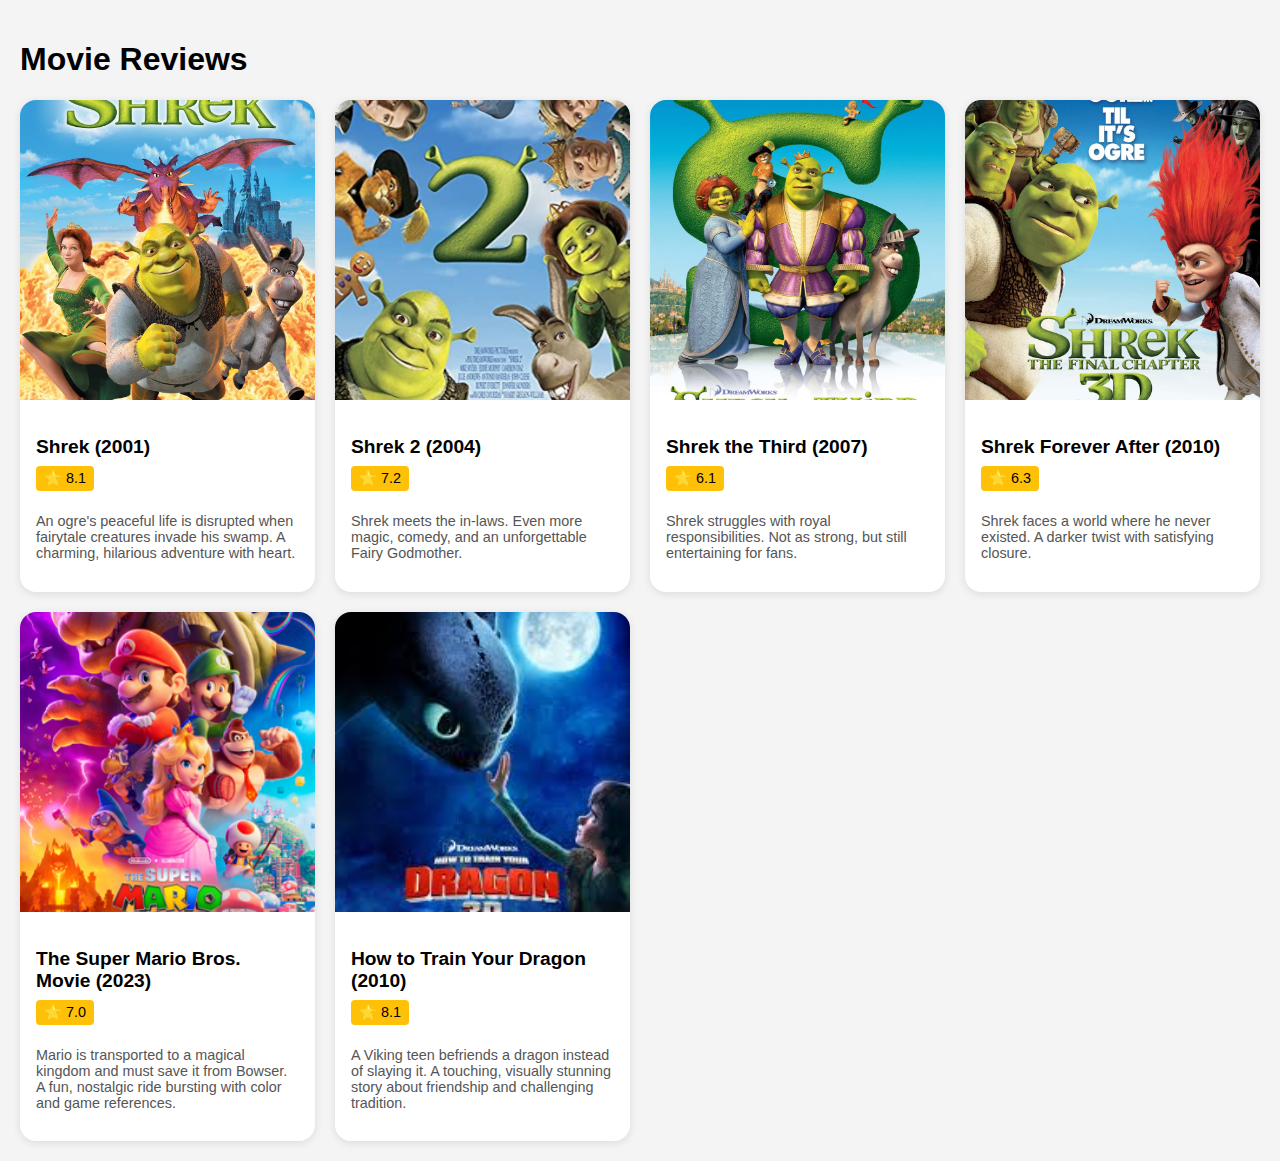
<file: index.html>
<!DOCTYPE html>
<html lang="en">
<head>
  <meta charset="UTF-8" />
  <meta name="viewport" content="width=device-width, initial-scale=1.0" />
  <title>Movie Reviews</title>
<link href="style.css" rel="stylesheet">
</head>
<body>
  <h1>Movie Reviews</h1>
  <div class="grid">
    <div class="card">
      <img src="shrek 1.webp" alt="Shrek (2001)" />
      <div class="card-content">
        <h2><a href="shrek1.html" style="text-decoration:none; color:inherit;">Shrek (2001)</a></h2>
        <div class="badge">⭐ 8.1</div>
        <p class="summary">An ogre's peaceful life is disrupted when fairytale creatures invade his swamp. A charming, hilarious adventure with heart.</p>
      </div>
    </div>
    <div class="card">
      <img src="shrek 2.jpg" alt="Shrek 2 (2004)" />
      <div class="card-content">
        <h2><a href="shrek2.html" style="text-decoration:none; color:inherit;">Shrek 2 (2004)</a></h2>
        <div class="badge">⭐ 7.2</div>
        <p class="summary">Shrek meets the in-laws. Even more magic, comedy, and an unforgettable Fairy Godmother.</p>
      </div>
    </div>
    <div class="card">
      <img src="shrek 3.jpg" alt="Shrek the Third (2007)" />
      <div class="card-content">
       <h2><a href="shrek3.html" style="text-decoration:none; color:inherit;">Shrek the Third (2007)</a></h2>
        <div class="badge">⭐ 6.1</div>
        <p class="summary">Shrek struggles with royal responsibilities. Not as strong, but still entertaining for fans.</p>
      </div>
    </div>
    <div class="card">
      <img src="shrek 4.jpg" alt="Shrek Forever After (2010)" />
      <div class="card-content">
        <h2><a href="shrek4.html" style="text-decoration:none; color:inherit;">Shrek Forever After (2010)</a></h2>
        <div class="badge">⭐ 6.3</div>
        <p class="summary">Shrek faces a world where he never existed. A darker twist with satisfying closure.</p>
      </div>
    </div>
     <div class="card">
      <img src="mario.jpg" alt="The Super Mario Bros. Movie" />
      <div class="card-content">
        <h2><a href="mario.html" style="text-decoration:none; color:inherit;">The Super Mario Bros. Movie (2023)</a></h2>
        <div class="badge">⭐ 7.0</div>
        <p class="summary">Mario is transported to a magical kingdom and must save it from Bowser. A fun, nostalgic ride bursting with color and game references.</p>
      </div>
    </div>
    <div class="card">
      <img src="dragon.jpg" alt="How to Train Your Dragon" />
      <div class="card-content">
        <h2><a href="dragon.html" style="text-decoration:none; color:inherit;">How to Train Your Dragon (2010)</a></h2>
        <div class="badge">⭐ 8.1</div>
        <p class="summary">A Viking teen befriends a dragon instead of slaying it. A touching, visually stunning story about friendship and challenging tradition.</p>
      </div>
    </div>
  </div>
  <script src="script.js"></script>
</body>
</html>
</file>
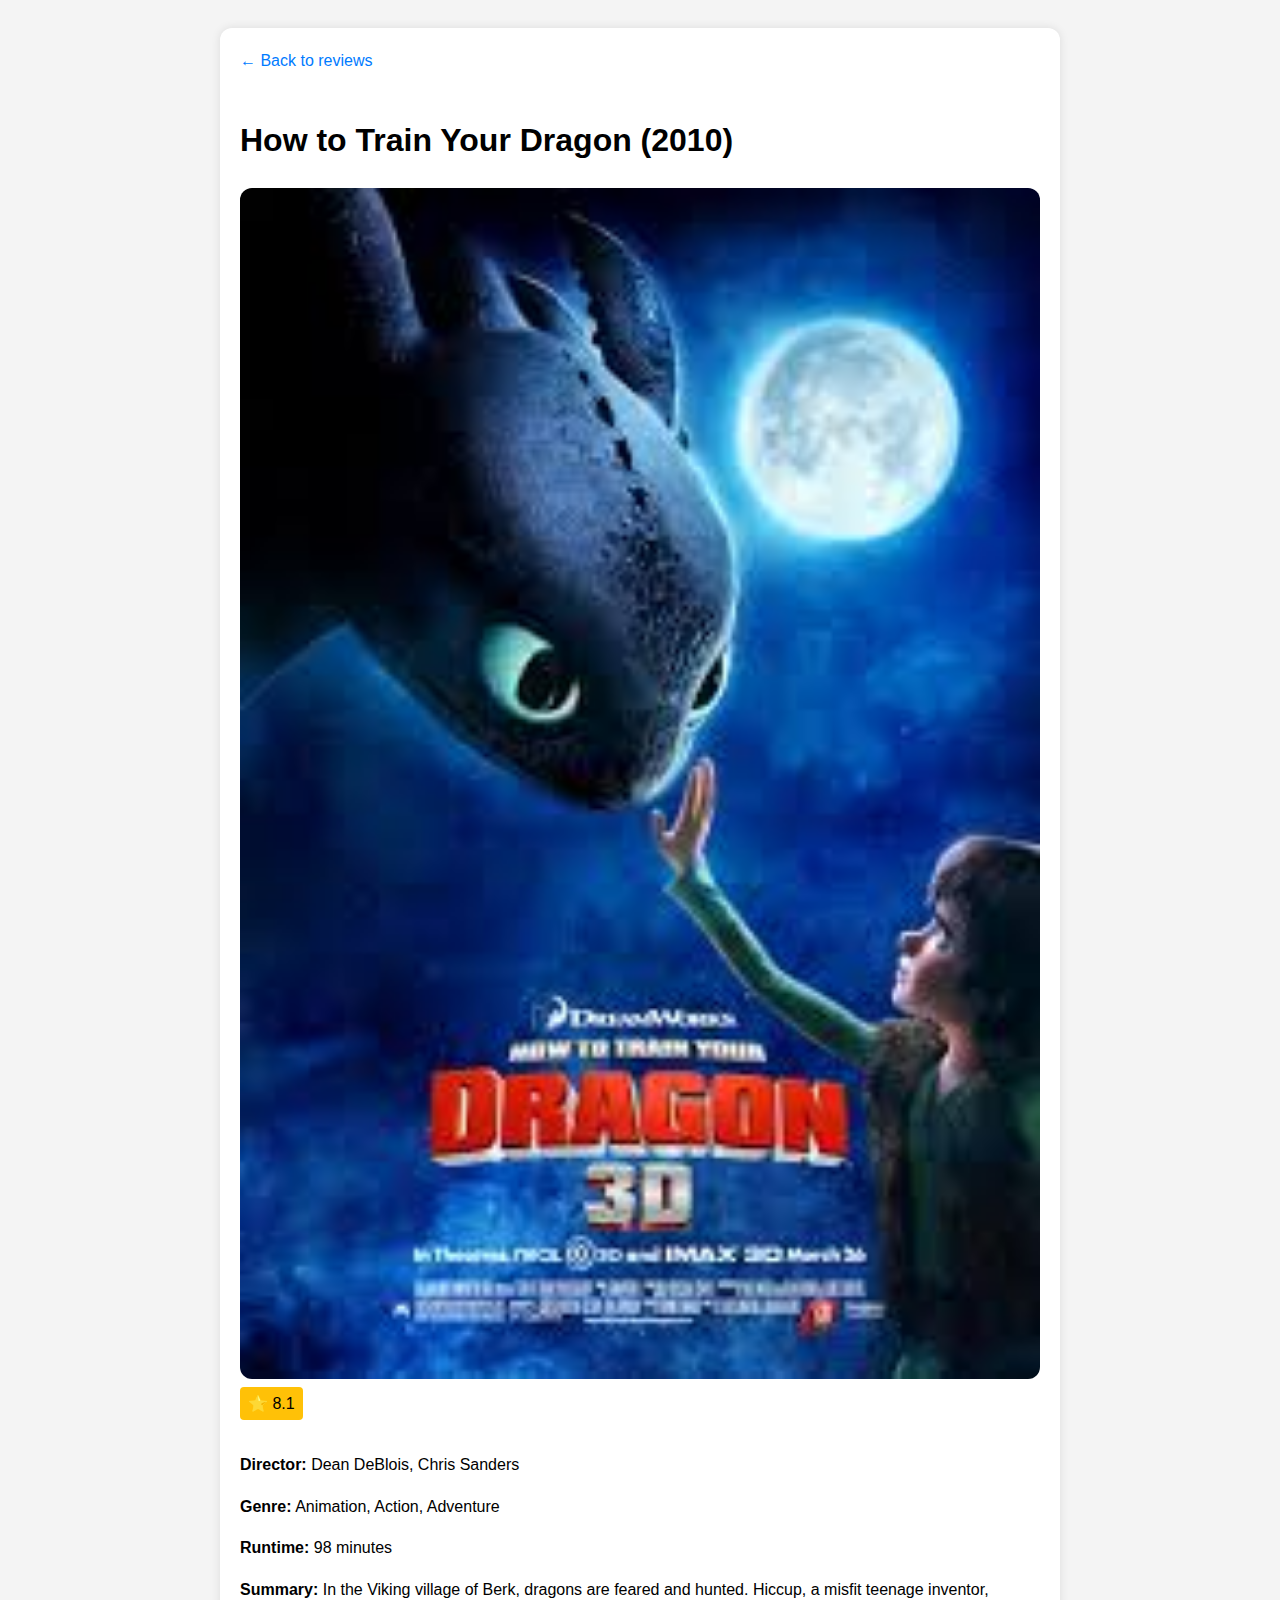
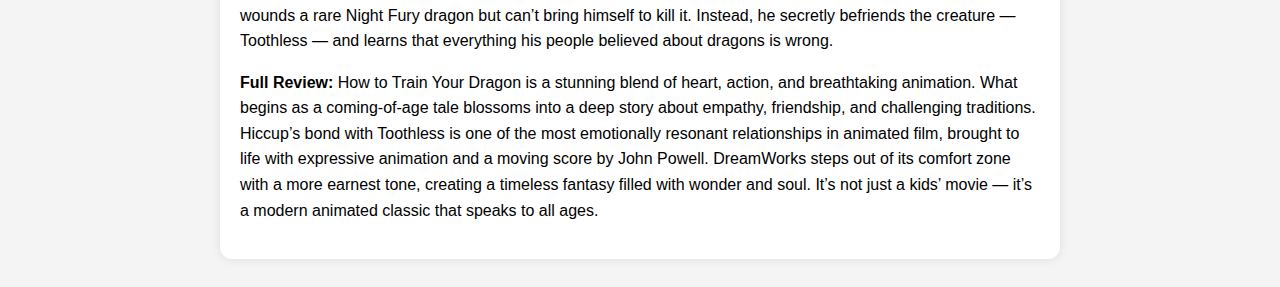
<file: dragon.html>
<!DOCTYPE html>
<html lang="en">
<head>
  <meta charset="UTF-8" />
  <meta name="viewport" content="width=device-width, initial-scale=1.0" />
  <title>How to Train Your Dragon (2010) - Full Review</title>
  <style>
    body {
      font-family: Arial, sans-serif;
      background-color: #f4f4f4;
      padding: 20px;
      line-height: 1.6;
    }
    .container {
      max-width: 800px;
      margin: auto;
      background: white;
      padding: 20px;
      border-radius: 12px;
      box-shadow: 0 0 10px rgba(0,0,0,0.1);
    }
    img {
      width: 100%;
      border-radius: 12px;
    }
    .back-link {
      margin-bottom: 20px;
      display: inline-block;
      color: #007bff;
      text-decoration: none;
    }
    .back-link:hover {
      text-decoration: underline;
    }
    .badge {
      display: inline-block;
      background-color: #ffc107;
      color: #000;
      padding: 4px 8px;
      border-radius: 4px;
      font-size: 1rem;
      margin-bottom: 16px;
    }
  </style>
</head>
<body>
  <div class="container">
    <a href="index.html" class="back-link">← Back to reviews</a>
    <h1>How to Train Your Dragon (2010)</h1>
    <img src="dragon.jpg" alt="How to Train Your Dragon poster" />
    <div class="badge">⭐ 8.1</div>
    <p><strong>Director:</strong> Dean DeBlois, Chris Sanders</p>
    <p><strong>Genre:</strong> Animation, Action, Adventure</p>
    <p><strong>Runtime:</strong> 98 minutes</p>
    <p><strong>Summary:</strong> In the Viking village of Berk, dragons are feared and hunted. Hiccup, a misfit teenage inventor, wounds a rare Night Fury dragon but can’t bring himself to kill it. Instead, he secretly befriends the creature — Toothless — and learns that everything his people believed about dragons is wrong.</p>
    <p><strong>Full Review:</strong> How to Train Your Dragon is a stunning blend of heart, action, and breathtaking animation. What begins as a coming-of-age tale blossoms into a deep story about empathy, friendship, and challenging traditions. Hiccup’s bond with Toothless is one of the most emotionally resonant relationships in animated film, brought to life with expressive animation and a moving score by John Powell. DreamWorks steps out of its comfort zone with a more earnest tone, creating a timeless fantasy filled with wonder and soul. It’s not just a kids’ movie — it’s a modern animated classic that speaks to all ages.

</p>
  </div>
</body>
</html>
</file>
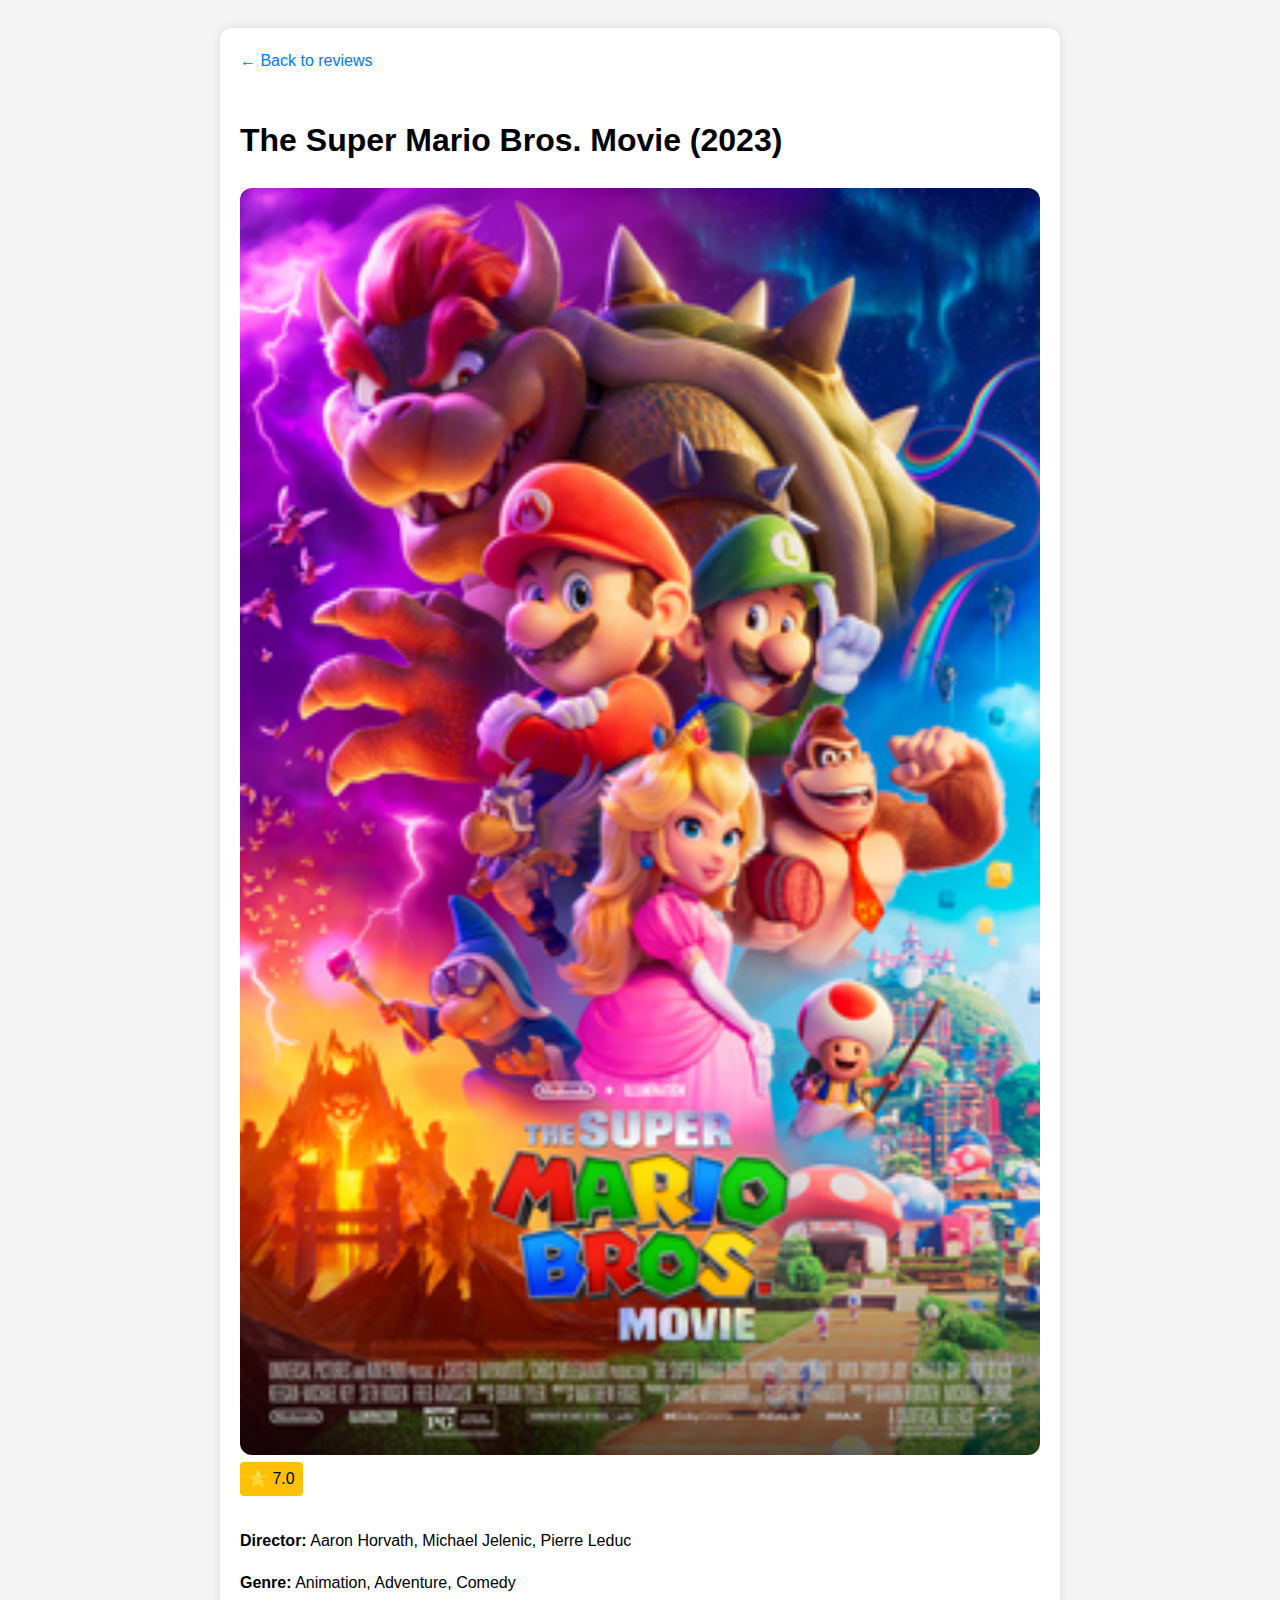
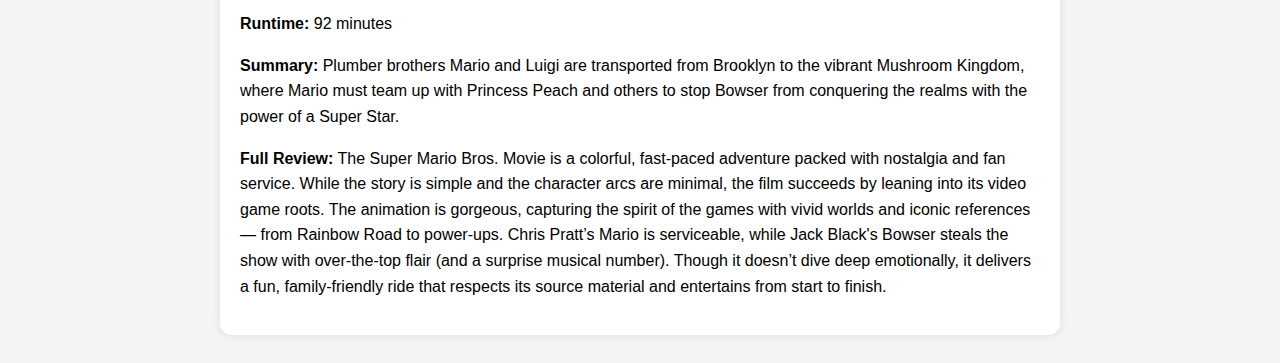
<file: mario.html>
<!DOCTYPE html>
<html lang="en">
<head>
  <meta charset="UTF-8" />
  <meta name="viewport" content="width=device-width, initial-scale=1.0" />
  <title>The Super Mario Bros. Movie (2023) - Full Review</title>
 <link href="page.css" rel="stylesheet">
</head>
<body>
  <div class="container">
    <a href="index.html" class="back-link">← Back to reviews</a>
    <h1>The Super Mario Bros. Movie (2023)</h1>
    <img src="mario.jpg" alt="The Super Mario Bros. Movie poster" />
    <div class="badge">⭐ 7.0</div>
    <p><strong>Director:</strong> Aaron Horvath, Michael Jelenic, Pierre Leduc</p>
    <p><strong>Genre:</strong> Animation, Adventure, Comedy</p>
    <p><strong>Runtime:</strong> 92 minutes</p>
    <p><strong>Summary:</strong> Plumber brothers Mario and Luigi are transported from Brooklyn to the vibrant Mushroom Kingdom, where Mario must team up with Princess Peach and others to stop Bowser from conquering the realms with the power of a Super Star.</p>
    <p><strong>Full Review:</strong> The Super Mario Bros. Movie is a colorful, fast-paced adventure packed with nostalgia and fan service. While the story is simple and the character arcs are minimal, the film succeeds by leaning into its video game roots. The animation is gorgeous, capturing the spirit of the games with vivid worlds and iconic references — from Rainbow Road to power-ups. Chris Pratt’s Mario is serviceable, while Jack Black's Bowser steals the show with over-the-top flair (and a surprise musical number). Though it doesn’t dive deep emotionally, it delivers a fun, family-friendly ride that respects its source material and entertains from start to finish.

</p>
  </div>
  <script src="script.js"></script>
</body>
</html>
</file>
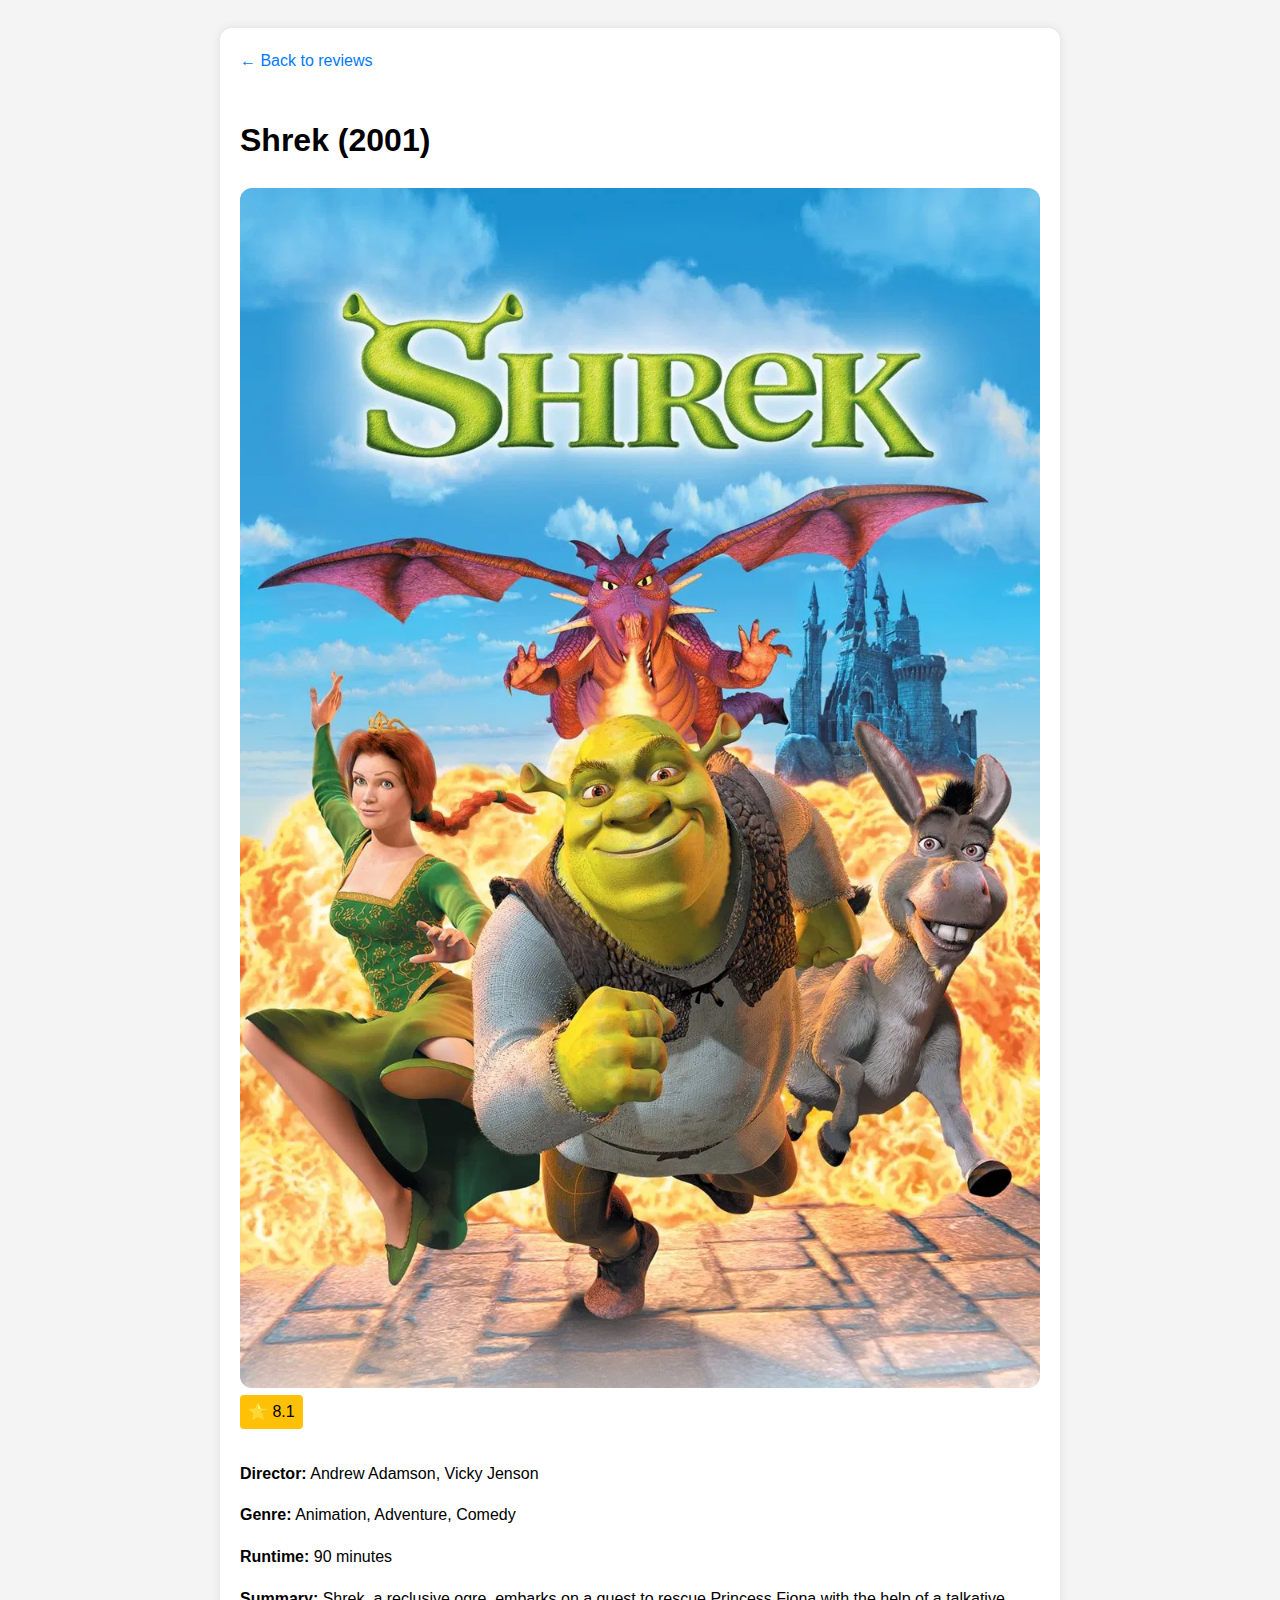
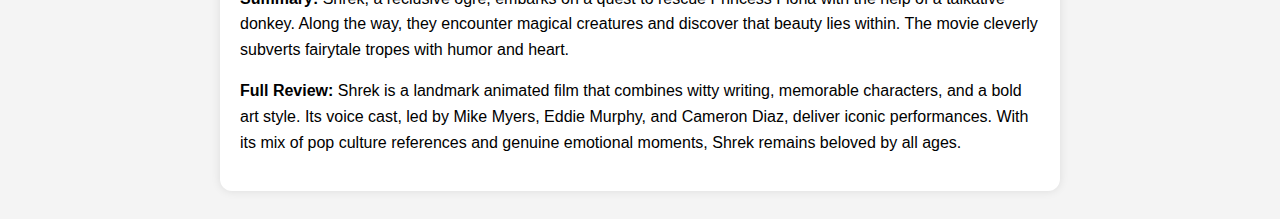
<file: shrek1.html>
<!DOCTYPE html>
<html lang="en">
<head>
  <meta charset="UTF-8" />
  <meta name="viewport" content="width=device-width, initial-scale=1.0" />
  <title>Shrek (2001) - Full Review</title>
  <style>
    body {
      font-family: Arial, sans-serif;
      background-color: #f4f4f4;
      padding: 20px;
      line-height: 1.6;
    }
    .container {
      max-width: 800px;
      margin: auto;
      background: white;
      padding: 20px;
      border-radius: 12px;
      box-shadow: 0 0 10px rgba(0,0,0,0.1);
    }
    img {
      width: 100%;
      border-radius: 12px;
    }
    .back-link {
      margin-bottom: 20px;
      display: inline-block;
      color: #007bff;
      text-decoration: none;
    }
    .back-link:hover {
      text-decoration: underline;
    }
    .badge {
      display: inline-block;
      background-color: #ffc107;
      color: #000;
      padding: 4px 8px;
      border-radius: 4px;
      font-size: 1rem;
      margin-bottom: 16px;
    }
  </style>
</head>
<body>
  <div class="container">
    <a href="index.html" class="back-link">← Back to reviews</a>
    <h1>Shrek (2001)</h1>
    <img src="shrek 1.webp" alt="Shrek Poster" />
    <div class="badge">⭐ 8.1</div>
    <p><strong>Director:</strong> Andrew Adamson, Vicky Jenson</p>
    <p><strong>Genre:</strong> Animation, Adventure, Comedy</p>
    <p><strong>Runtime:</strong> 90 minutes</p>
    <p><strong>Summary:</strong> Shrek, a reclusive ogre, embarks on a quest to rescue Princess Fiona with the help of a talkative donkey. Along the way, they encounter magical creatures and discover that beauty lies within. The movie cleverly subverts fairytale tropes with humor and heart.</p>
    <p><strong>Full Review:</strong> Shrek is a landmark animated film that combines witty writing, memorable characters, and a bold art style. Its voice cast, led by Mike Myers, Eddie Murphy, and Cameron Diaz, deliver iconic performances. With its mix of pop culture references and genuine emotional moments, Shrek remains beloved by all ages.</p>
  </div>
</body>
</html>
</file>
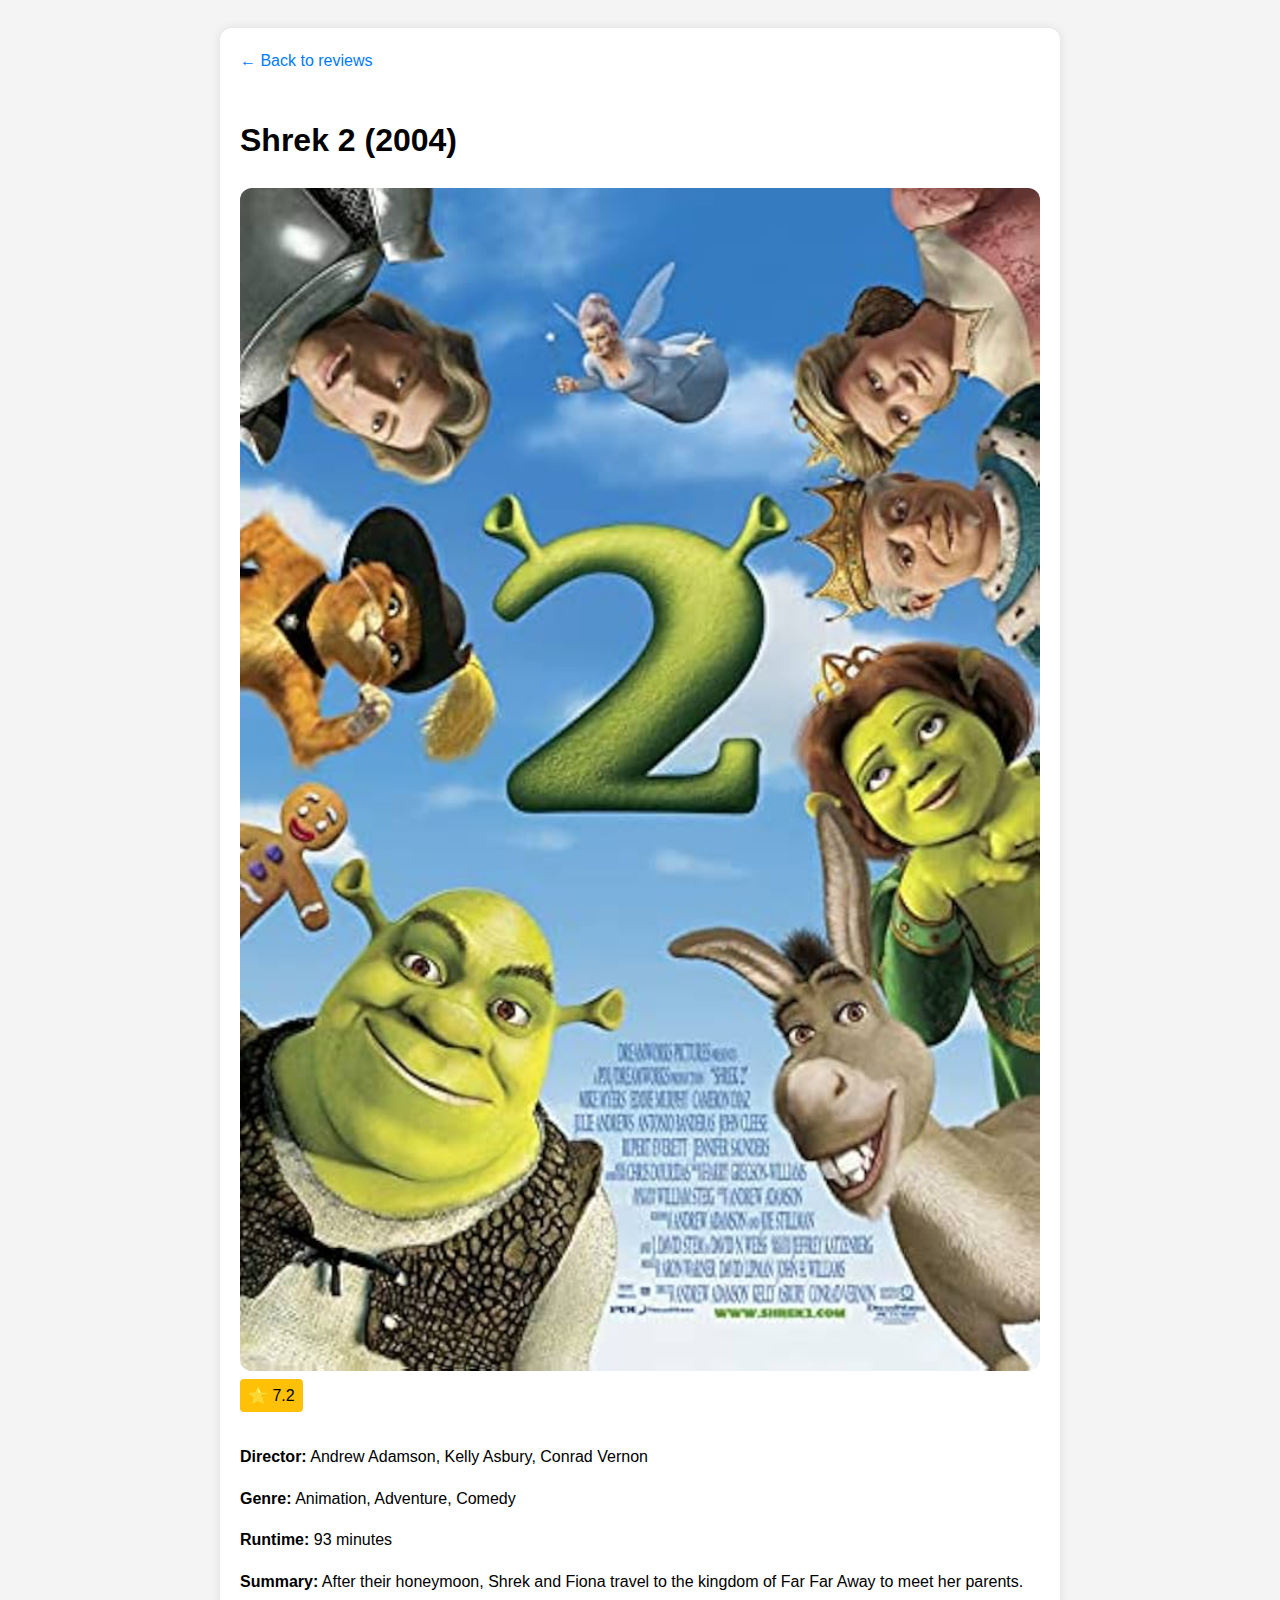
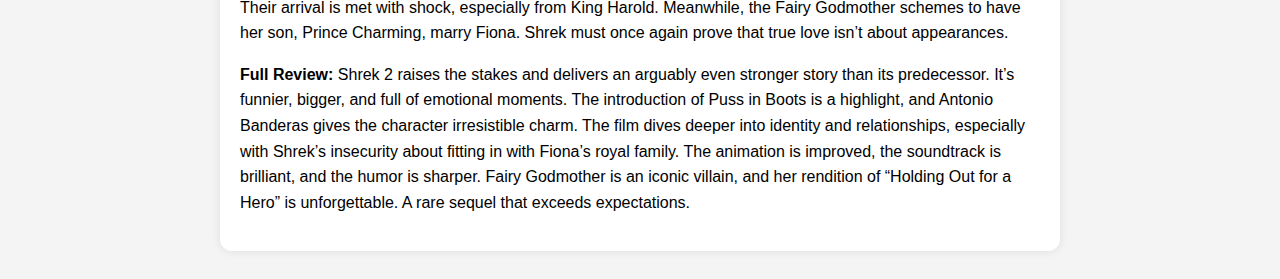
<file: shrek2.html>
<!DOCTYPE html>
<html lang="en">
<head>
  <meta charset="UTF-8" />
  <meta name="viewport" content="width=device-width, initial-scale=1.0" />
  <title>Shrek 2 (2004) - Full Review</title>
  <style>
    body {
      font-family: Arial, sans-serif;
      background-color: #f4f4f4;
      padding: 20px;
      line-height: 1.6;
    }
    .container {
      max-width: 800px;
      margin: auto;
      background: white;
      padding: 20px;
      border-radius: 12px;
      box-shadow: 0 0 10px rgba(0,0,0,0.1);
    }
    img {
      width: 100%;
      border-radius: 12px;
    }
    .back-link {
      margin-bottom: 20px;
      display: inline-block;
      color: #007bff;
      text-decoration: none;
    }
    .back-link:hover {
      text-decoration: underline;
    }
    .badge {
      display: inline-block;
      background-color: #ffc107;
      color: #000;
      padding: 4px 8px;
      border-radius: 4px;
      font-size: 1rem;
      margin-bottom: 16px;
    }
  </style>
</head>
<body>
  <div class="container">
    <a href="index.html" class="back-link">← Back to reviews</a>
    <h1>Shrek 2 (2004)</h1>
    <img src="shrek 2.jpg" alt="Shrek Poster" />
    <div class="badge">⭐ 7.2</div>
    <p><strong>Director:</strong> Andrew Adamson, Kelly Asbury, Conrad Vernon</p>
    <p><strong>Genre:</strong> Animation, Adventure, Comedy</p>
    <p><strong>Runtime:</strong> 93 minutes</p>
    <p><strong>Summary:</strong> After their honeymoon, Shrek and Fiona travel to the kingdom of Far Far Away to meet her parents. Their arrival is met with shock, especially from King Harold. Meanwhile, the Fairy Godmother schemes to have her son, Prince Charming, marry Fiona. Shrek must once again prove that true love isn’t about appearances.</p>
    <p><strong>Full Review:</strong> Shrek 2 raises the stakes and delivers an arguably even stronger story than its predecessor. It’s funnier, bigger, and full of emotional moments. The introduction of Puss in Boots is a highlight, and Antonio Banderas gives the character irresistible charm. The film dives deeper into identity and relationships, especially with Shrek’s insecurity about fitting in with Fiona’s royal family. The animation is improved, the soundtrack is brilliant, and the humor is sharper. Fairy Godmother is an iconic villain, and her rendition of “Holding Out for a Hero” is unforgettable. A rare sequel that exceeds expectations.

</p>
  </div>
</body>
</html>
</file>
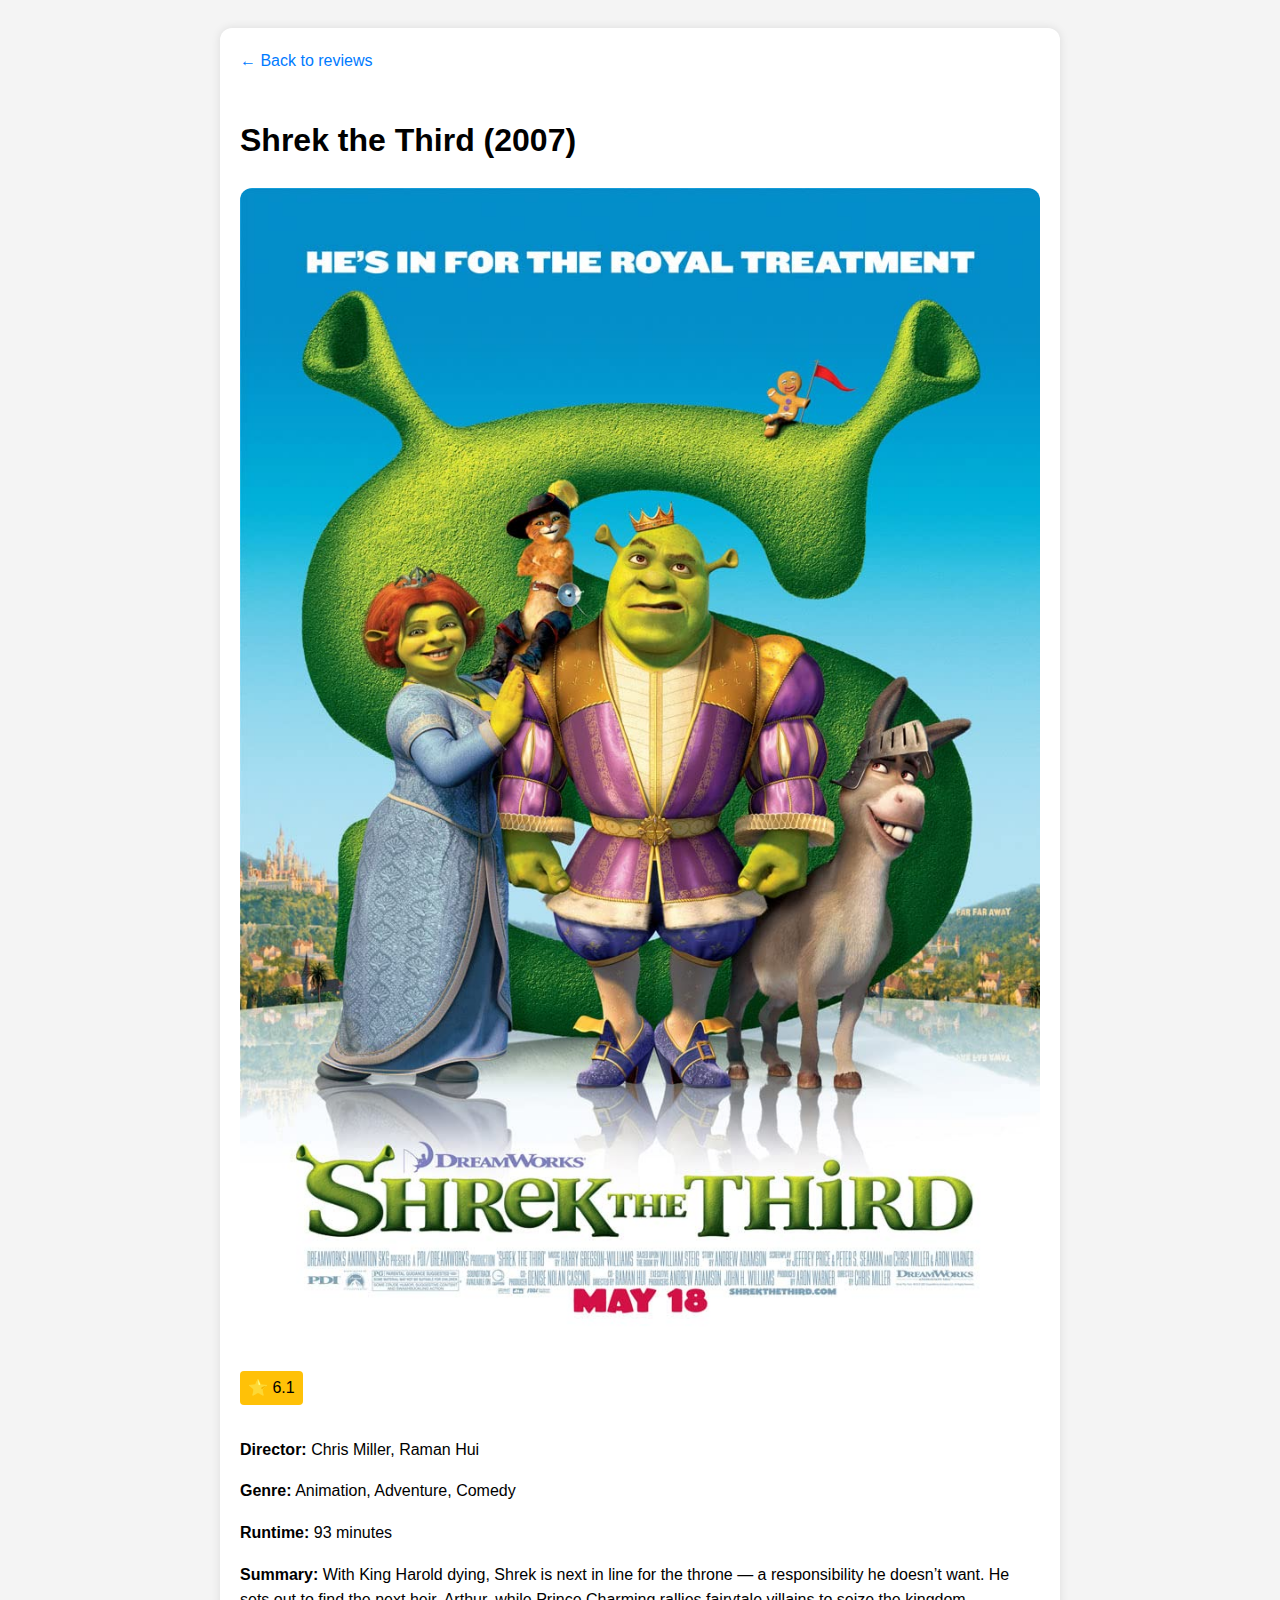
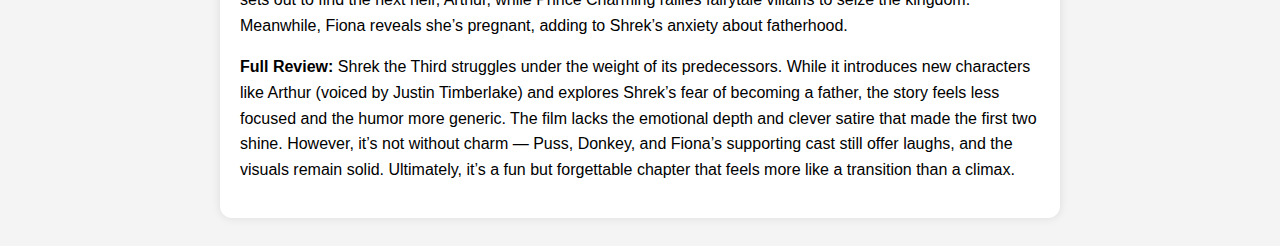
<file: shrek3.html>
<!DOCTYPE html>
<html lang="en">
<head>
  <meta charset="UTF-8" />
  <meta name="viewport" content="width=device-width, initial-scale=1.0" />
  <title>Shrek the Third (2007) - Full Review</title>
  <style>
    body {
      font-family: Arial, sans-serif;
      background-color: #f4f4f4;
      padding: 20px;
      line-height: 1.6;
    }
    .container {
      max-width: 800px;
      margin: auto;
      background: white;
      padding: 20px;
      border-radius: 12px;
      box-shadow: 0 0 10px rgba(0,0,0,0.1);
    }
    img {
      width: 100%;
      border-radius: 12px;
    }
    .back-link {
      margin-bottom: 20px;
      display: inline-block;
      color: #007bff;
      text-decoration: none;
    }
    .back-link:hover {
      text-decoration: underline;
    }
    .badge {
      display: inline-block;
      background-color: #ffc107;
      color: #000;
      padding: 4px 8px;
      border-radius: 4px;
      font-size: 1rem;
      margin-bottom: 16px;
    }
  </style>
</head>
<body>
  <div class="container">
    <a href="index.html" class="back-link">← Back to reviews</a>
    <h1>Shrek the Third (2007)</h1>
    <img src="shrek 3.jpg" alt="Shrek Poster" />
    <div class="badge">⭐ 6.1</div>
    <p><strong>Director:</strong> Chris Miller, Raman Hui</p>
    <p><strong>Genre:</strong> Animation, Adventure, Comedy</p>
    <p><strong>Runtime:</strong> 93 minutes</p>
    <p><strong>Summary:</strong> With King Harold dying, Shrek is next in line for the throne — a responsibility he doesn’t want. He sets out to find the next heir, Arthur, while Prince Charming rallies fairytale villains to seize the kingdom. Meanwhile, Fiona reveals she’s pregnant, adding to Shrek’s anxiety about fatherhood.</p>
    <p><strong>Full Review:</strong> Shrek the Third struggles under the weight of its predecessors. While it introduces new characters like Arthur (voiced by Justin Timberlake) and explores Shrek’s fear of becoming a father, the story feels less focused and the humor more generic. The film lacks the emotional depth and clever satire that made the first two shine. However, it’s not without charm — Puss, Donkey, and Fiona’s supporting cast still offer laughs, and the visuals remain solid. Ultimately, it’s a fun but forgettable chapter that feels more like a transition than a climax.

</p>
  </div>
</body>
</html>
</file>
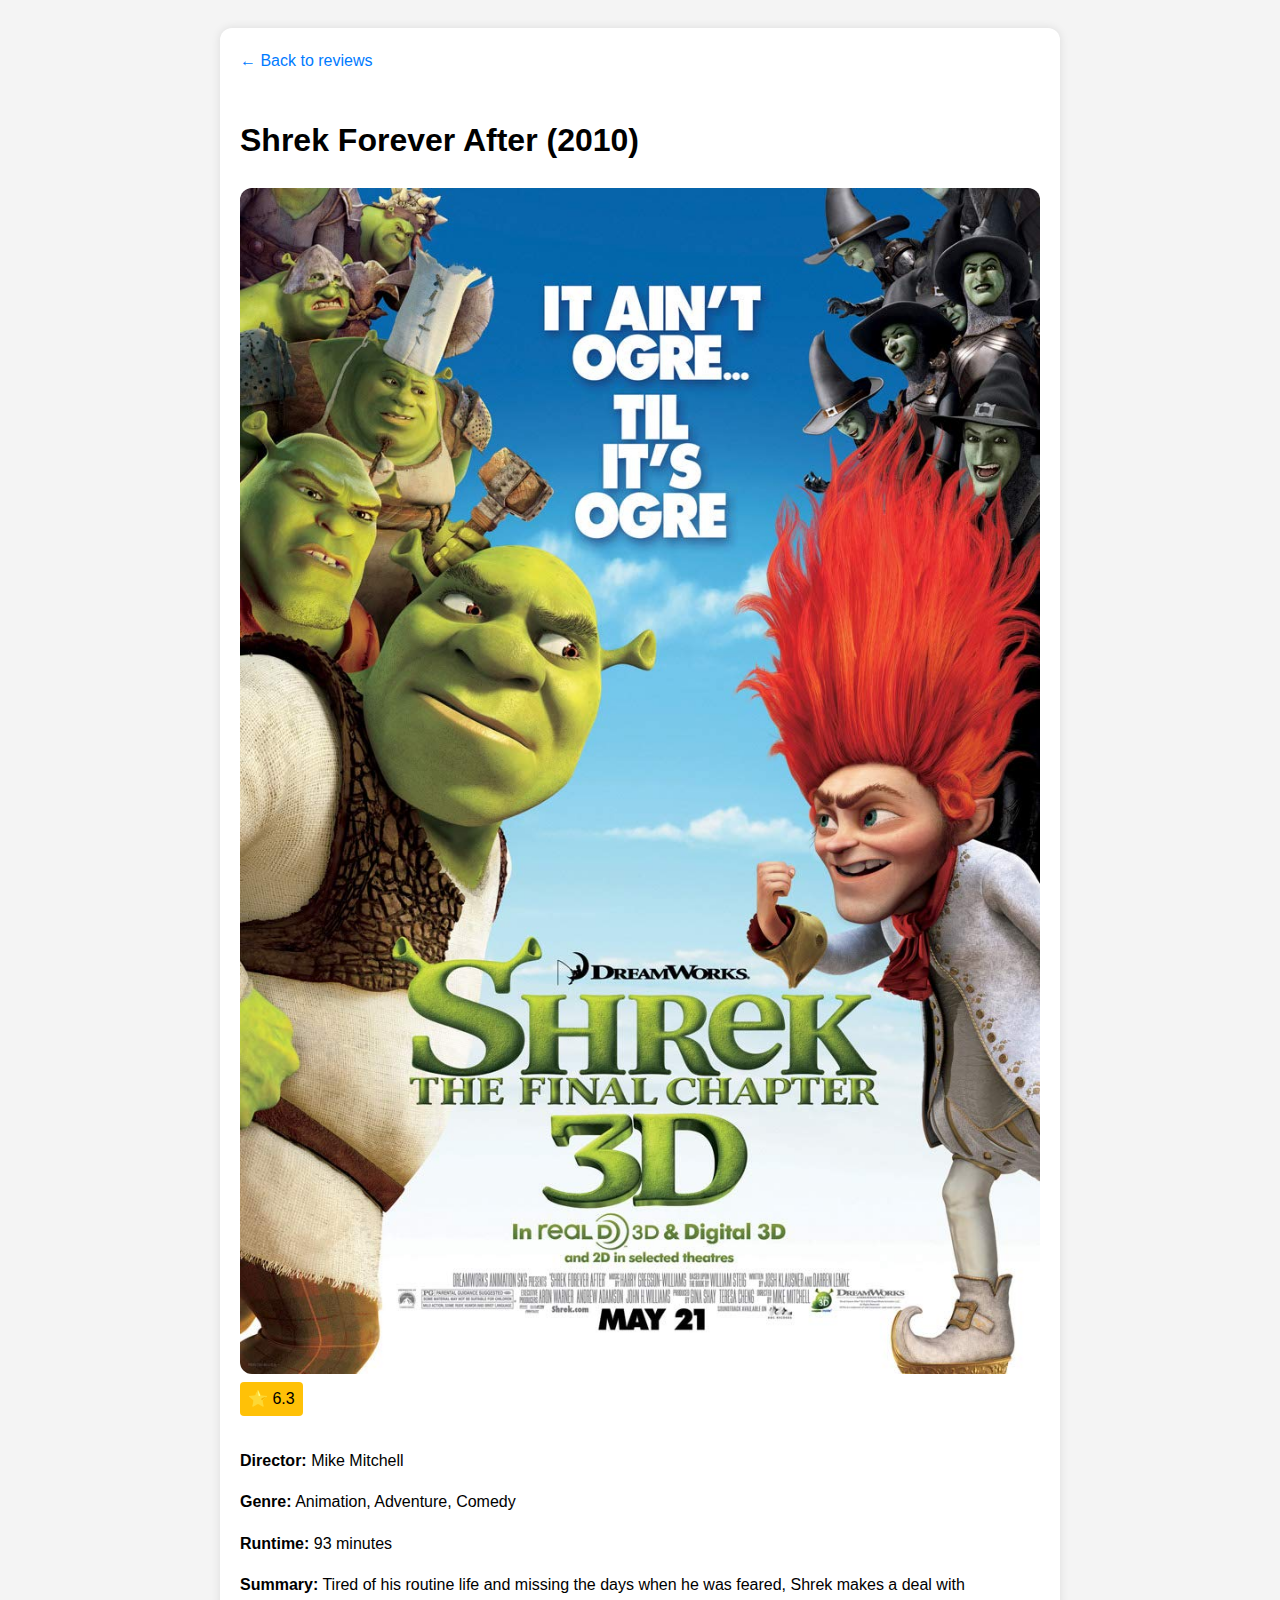
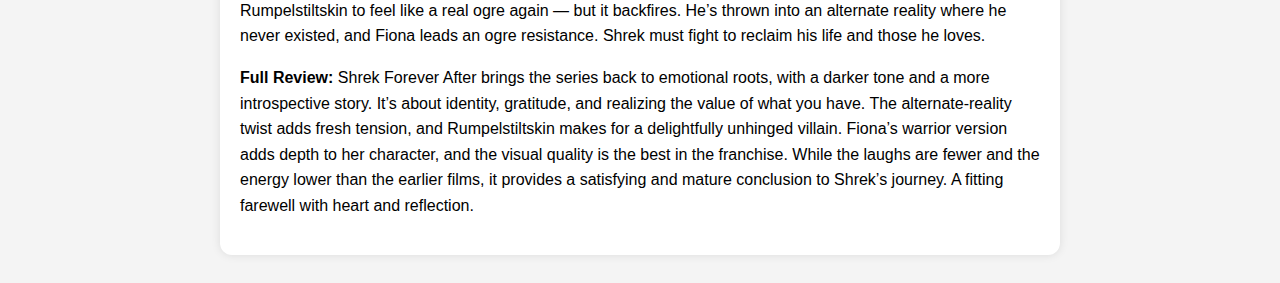
<file: shrek4.html>
<!DOCTYPE html>
<html lang="en">
<head>
  <meta charset="UTF-8" />
  <meta name="viewport" content="width=device-width, initial-scale=1.0" />
  <title>Shrek Forever After (2010) - Full Review</title>
  <style>
    body {
      font-family: Arial, sans-serif;
      background-color: #f4f4f4;
      padding: 20px;
      line-height: 1.6;
    }
    .container {
      max-width: 800px;
      margin: auto;
      background: white;
      padding: 20px;
      border-radius: 12px;
      box-shadow: 0 0 10px rgba(0,0,0,0.1);
    }
    img {
      width: 100%;
      border-radius: 12px;
    }
    .back-link {
      margin-bottom: 20px;
      display: inline-block;
      color: #007bff;
      text-decoration: none;
    }
    .back-link:hover {
      text-decoration: underline;
    }
    .badge {
      display: inline-block;
      background-color: #ffc107;
      color: #000;
      padding: 4px 8px;
      border-radius: 4px;
      font-size: 1rem;
      margin-bottom: 16px;
    }
  </style>
</head>
<body>
  <div class="container">
    <a href="index.html" class="back-link">← Back to reviews</a>
    <h1>Shrek Forever After (2010)</h1>
    <img src="shrek 4.jpg" alt="Shrek Poster" />
    <div class="badge">⭐ 6.3</div>
    <p><strong>Director:</strong> Mike Mitchell</p>
    <p><strong>Genre:</strong> Animation, Adventure, Comedy</p>
    <p><strong>Runtime:</strong> 93 minutes</p>
    <p><strong>Summary:</strong> Tired of his routine life and missing the days when he was feared, Shrek makes a deal with Rumpelstiltskin to feel like a real ogre again — but it backfires. He’s thrown into an alternate reality where he never existed, and Fiona leads an ogre resistance. Shrek must fight to reclaim his life and those he loves.</p>
    <p><strong>Full Review:</strong> Shrek Forever After brings the series back to emotional roots, with a darker tone and a more introspective story. It’s about identity, gratitude, and realizing the value of what you have. The alternate-reality twist adds fresh tension, and Rumpelstiltskin makes for a delightfully unhinged villain. Fiona’s warrior version adds depth to her character, and the visual quality is the best in the franchise. While the laughs are fewer and the energy lower than the earlier films, it provides a satisfying and mature conclusion to Shrek’s journey. A fitting farewell with heart and reflection.

</p>
  </div>
</body>
</html>
</file>
<file: style.css>
body {
      font-family: Arial, sans-serif;
      margin: 0;
      padding: 20px;
      background-color: #f4f4f4;
    }
    .grid {
      display: grid;
      grid-template-columns: repeat(auto-fit, minmax(250px, 1fr));
      gap: 20px;
    }
    .card {
      background-color: #fff;
      border-radius: 16px;
      box-shadow: 0 2px 8px rgba(0, 0, 0, 0.1);
      overflow: hidden;
      transition: transform 0.2s ease-in-out;
    }
    .card:hover {
      transform: translateY(-5px);
    }
    .card img {
      width: 100%;
      height: 300px;
      object-fit: cover;
    }
    .card-content {
      padding: 16px;
    }
    .card h2 {
      font-size: 1.2rem;
      margin-bottom: 8px;
    }
    .badge {
      display: inline-block;
      background-color: #ffc107;
      color: #000;
      padding: 4px 8px;
      border-radius: 4px;
      font-size: 0.9rem;
      margin-bottom: 8px;
    }
    .summary {
      font-size: 0.9rem;
      color: #555;
    }
</file>
<file: page.css>
body {
      font-family: Arial, sans-serif;
      background-color: #f4f4f4;
      padding: 20px;
      line-height: 1.6;
    }
    .container {
      max-width: 800px;
      margin: auto;
      background: white;
      padding: 20px;
      border-radius: 12px;
      box-shadow: 0 0 10px rgba(0,0,0,0.1);
    }
    img {
      width: 100%;
      border-radius: 12px;
    }
    .back-link {
      margin-bottom: 20px;
      display: inline-block;
      color: #007bff;
      text-decoration: none;
    }
    .back-link:hover {
      text-decoration: underline;
    }
    .badge {
      display: inline-block;
      background-color: #ffc107;
      color: #000;
      padding: 4px 8px;
      border-radius: 4px;
      font-size: 1rem;
      margin-bottom: 16px;
    }
</file>
